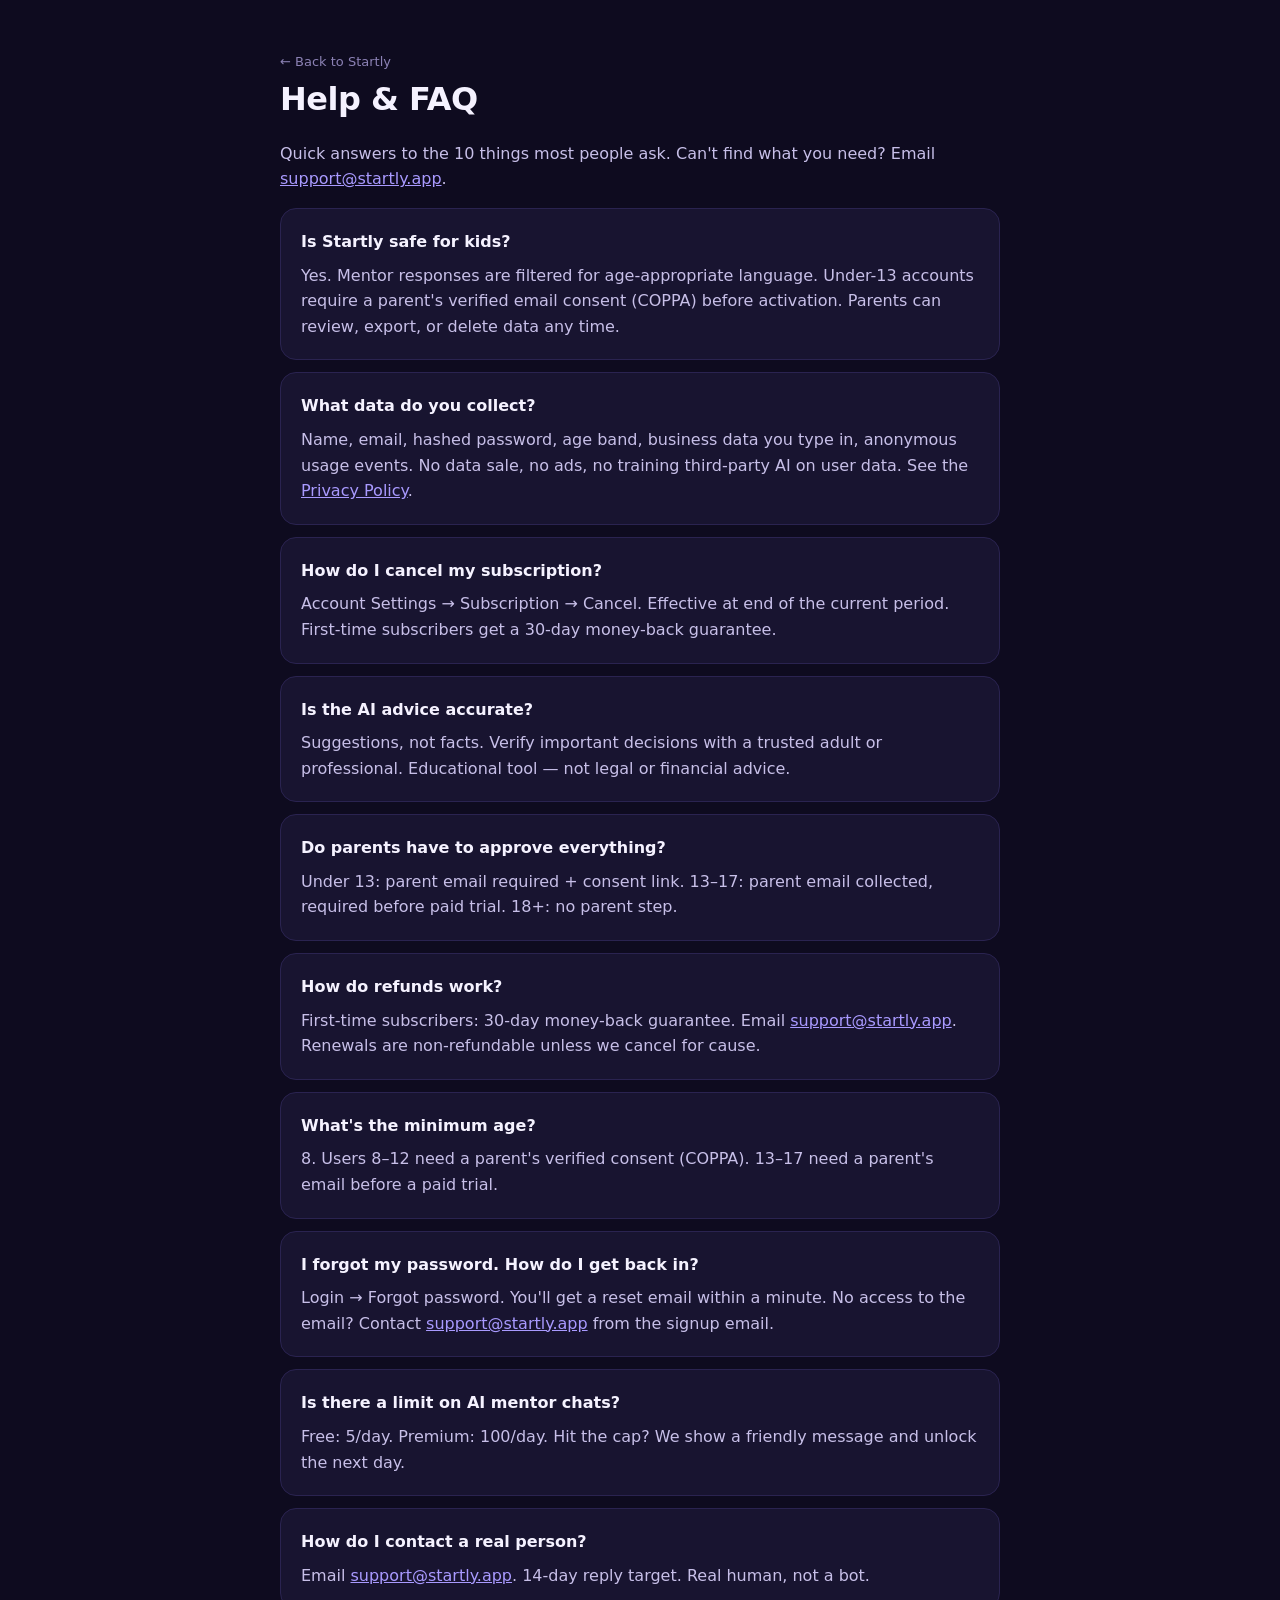
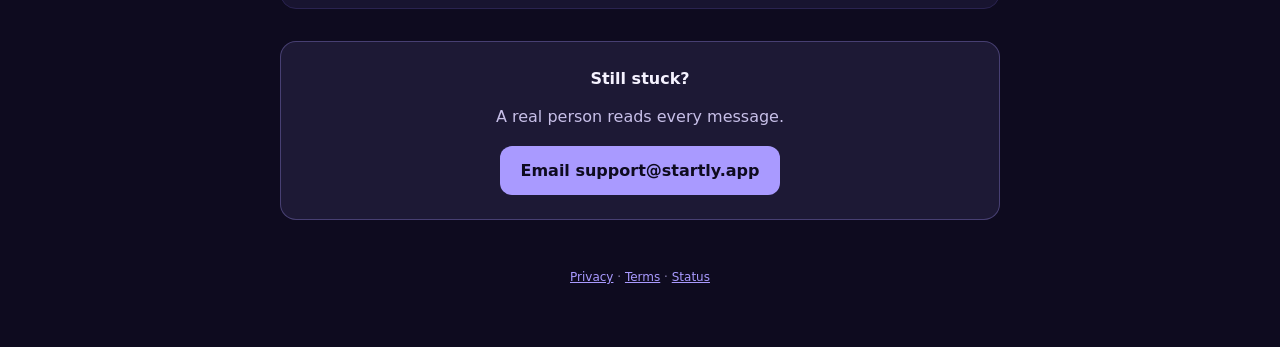
<file: help/index.html>
<!DOCTYPE html>
<html lang="en">
<head>
  <meta charset="UTF-8" />
  <meta name="viewport" content="width=device-width, initial-scale=1.0" />
  <title>Help &amp; FAQ — Startly</title>
  <meta name="description" content="Startly FAQ: safety, data, cancellation, AI accuracy, parent permissions, refunds, age policy, account recovery, mentor limits, and how to reach support." />
  <meta name="robots" content="index, follow" />
  <link rel="canonical" href="https://higurburt.github.io/startly-web/help" />
  <link rel="icon" type="image/svg+xml" href="/startly-web/favicon.svg" />
  <meta property="og:type" content="article" />
  <meta property="og:title" content="Help &amp; FAQ — Startly" />
  <meta property="og:description" content="Quick answers to the 10 things most people ask about Startly." />
  <meta property="og:url" content="https://higurburt.github.io/startly-web/help" />
  <meta property="og:image" content="https://higurburt.github.io/startly-web/og-image.png" />
  <meta name="twitter:card" content="summary_large_image" />
  <meta name="twitter:image" content="https://higurburt.github.io/startly-web/og-image.png" />
  <script type="application/ld+json">
  {
    "@context": "https://schema.org",
    "@type": "FAQPage",
    "mainEntity": [
      {"@type": "Question", "name": "Is Startly safe for kids?", "acceptedAnswer": {"@type": "Answer", "text": "Yes. Mentor responses are filtered for age-appropriate language. Under-13 accounts require a parent's verified email consent (COPPA) before activation. Parents can review, export, or delete data any time via Account Settings or support@startly.app."}},
      {"@type": "Question", "name": "What data do you collect?", "acceptedAnswer": {"@type": "Answer", "text": "Name, email, hashed password, age band, business data typed into the app, and anonymous usage events. No data sale, no ads, no training third-party AI on user data."}},
      {"@type": "Question", "name": "How do I cancel my subscription?", "acceptedAnswer": {"@type": "Answer", "text": "Open Account Settings → Subscription → Cancel. Cancellation takes effect at the end of the current period. First-time subscribers also get a 30-day money-back guarantee."}},
      {"@type": "Question", "name": "Is the AI advice accurate?", "acceptedAnswer": {"@type": "Answer", "text": "The AI mentor gives suggestions, not facts. Always verify important decisions with a trusted adult or a professional. Startly is an educational tool, not legal or financial advice."}},
      {"@type": "Question", "name": "Do parents have to approve everything?", "acceptedAnswer": {"@type": "Answer", "text": "Under 13: parent email required, consent link must be clicked. 13–17: parent email collected, required before paid trial. 18+: no parent step. Parents can contact support@startly.app to review or close any minor account."}},
      {"@type": "Question", "name": "How do refunds work?", "acceptedAnswer": {"@type": "Answer", "text": "First-time subscribers get a 30-day money-back guarantee. Email support@startly.app. After that, renewals are non-refundable unless we cancel for cause."}},
      {"@type": "Question", "name": "What's the minimum age?", "acceptedAnswer": {"@type": "Answer", "text": "8. Users 8–12 require a parent's verified consent (COPPA). Users 13–17 require a parent's email before starting a paid trial."}},
      {"@type": "Question", "name": "I forgot my password. How do I get back in?", "acceptedAnswer": {"@type": "Answer", "text": "On the login screen, tap Forgot password. You'll get a reset link by email. If you can't access the email, contact support@startly.app from the email you used to sign up."}},
      {"@type": "Question", "name": "Is there a limit on AI mentor chats?", "acceptedAnswer": {"@type": "Answer", "text": "Free plan: 5 chats/day. Premium: up to 100 chats/day. Hit the cap? Friendly message, unlocks the next day."}},
      {"@type": "Question", "name": "How do I contact a real person?", "acceptedAnswer": {"@type": "Answer", "text": "Email support@startly.app. We respond within 14 days. Real human, not a bot."}}
    ]
  }
  </script>
  <style>
    :root { color-scheme: dark; }
    body { margin: 0; font-family: -apple-system, BlinkMacSystemFont, 'Plus Jakarta Sans', system-ui, sans-serif; background: #0E0B1F; color: #F5F2FF; }
    main { max-width: 720px; margin: 0 auto; padding: 48px 20px; line-height: 1.6; }
    h1 { font-size: 32px; letter-spacing: -.5px; margin: 0 0 8px; }
    .faq { border: 1px solid #2A2350; border-radius: 16px; padding: 20px; margin: 12px 0; background: #181430; }
    .faq h3 { margin: 0 0 8px; font-size: 16px; }
    .faq p { margin: 0; color: #C7BFE8; }
    .crumb { color: #8C82B5; font-size: 13px; text-decoration: none; }
    a { color: #A99AFF; }
    .cta { text-align: center; background: rgba(169,154,255,.1); border: 1px solid rgba(169,154,255,.3); border-radius: 16px; padding: 24px; margin: 32px 0; }
  </style>
</head>
<body>
<main>
  <a class="crumb" href="/startly-web/">← Back to Startly</a>
  <h1>Help &amp; FAQ</h1>
  <p style="color: #C7BFE8;">Quick answers to the 10 things most people ask. Can't find what you need? Email <a href="mailto:support@startly.app">support@startly.app</a>.</p>

  <div class="faq"><h3>Is Startly safe for kids?</h3><p>Yes. Mentor responses are filtered for age-appropriate language. Under-13 accounts require a parent's verified email consent (COPPA) before activation. Parents can review, export, or delete data any time.</p></div>
  <div class="faq"><h3>What data do you collect?</h3><p>Name, email, hashed password, age band, business data you type in, anonymous usage events. No data sale, no ads, no training third-party AI on user data. See the <a href="/startly-web/privacy">Privacy Policy</a>.</p></div>
  <div class="faq"><h3>How do I cancel my subscription?</h3><p>Account Settings → Subscription → Cancel. Effective at end of the current period. First-time subscribers get a 30-day money-back guarantee.</p></div>
  <div class="faq"><h3>Is the AI advice accurate?</h3><p>Suggestions, not facts. Verify important decisions with a trusted adult or professional. Educational tool — not legal or financial advice.</p></div>
  <div class="faq"><h3>Do parents have to approve everything?</h3><p>Under 13: parent email required + consent link. 13–17: parent email collected, required before paid trial. 18+: no parent step.</p></div>
  <div class="faq"><h3>How do refunds work?</h3><p>First-time subscribers: 30-day money-back guarantee. Email <a href="mailto:support@startly.app">support@startly.app</a>. Renewals are non-refundable unless we cancel for cause.</p></div>
  <div class="faq"><h3>What's the minimum age?</h3><p>8. Users 8–12 need a parent's verified consent (COPPA). 13–17 need a parent's email before a paid trial.</p></div>
  <div class="faq"><h3>I forgot my password. How do I get back in?</h3><p>Login → Forgot password. You'll get a reset email within a minute. No access to the email? Contact <a href="mailto:support@startly.app">support@startly.app</a> from the signup email.</p></div>
  <div class="faq"><h3>Is there a limit on AI mentor chats?</h3><p>Free: 5/day. Premium: 100/day. Hit the cap? We show a friendly message and unlock the next day.</p></div>
  <div class="faq"><h3>How do I contact a real person?</h3><p>Email <a href="mailto:support@startly.app">support@startly.app</a>. 14-day reply target. Real human, not a bot.</p></div>

  <div class="cta">
    <p style="margin: 0 0 12px; font-weight: 700;">Still stuck?</p>
    <p style="margin: 0 0 16px; color: #C7BFE8;">A real person reads every message.</p>
    <a href="mailto:support@startly.app" style="display: inline-block; background: #A99AFF; color: #0E0B1F; padding: 12px 20px; border-radius: 12px; font-weight: 700; text-decoration: none;">Email support@startly.app</a>
  </div>

  <p style="text-align: center; color: #8C82B5; font-size: 12px; margin-top: 48px;">
    <a href="/startly-web/privacy">Privacy</a> · <a href="/startly-web/terms">Terms</a> · <a href="https://status.startly.app">Status</a>
  </p>
</main>
</body>
</html>
</file>
